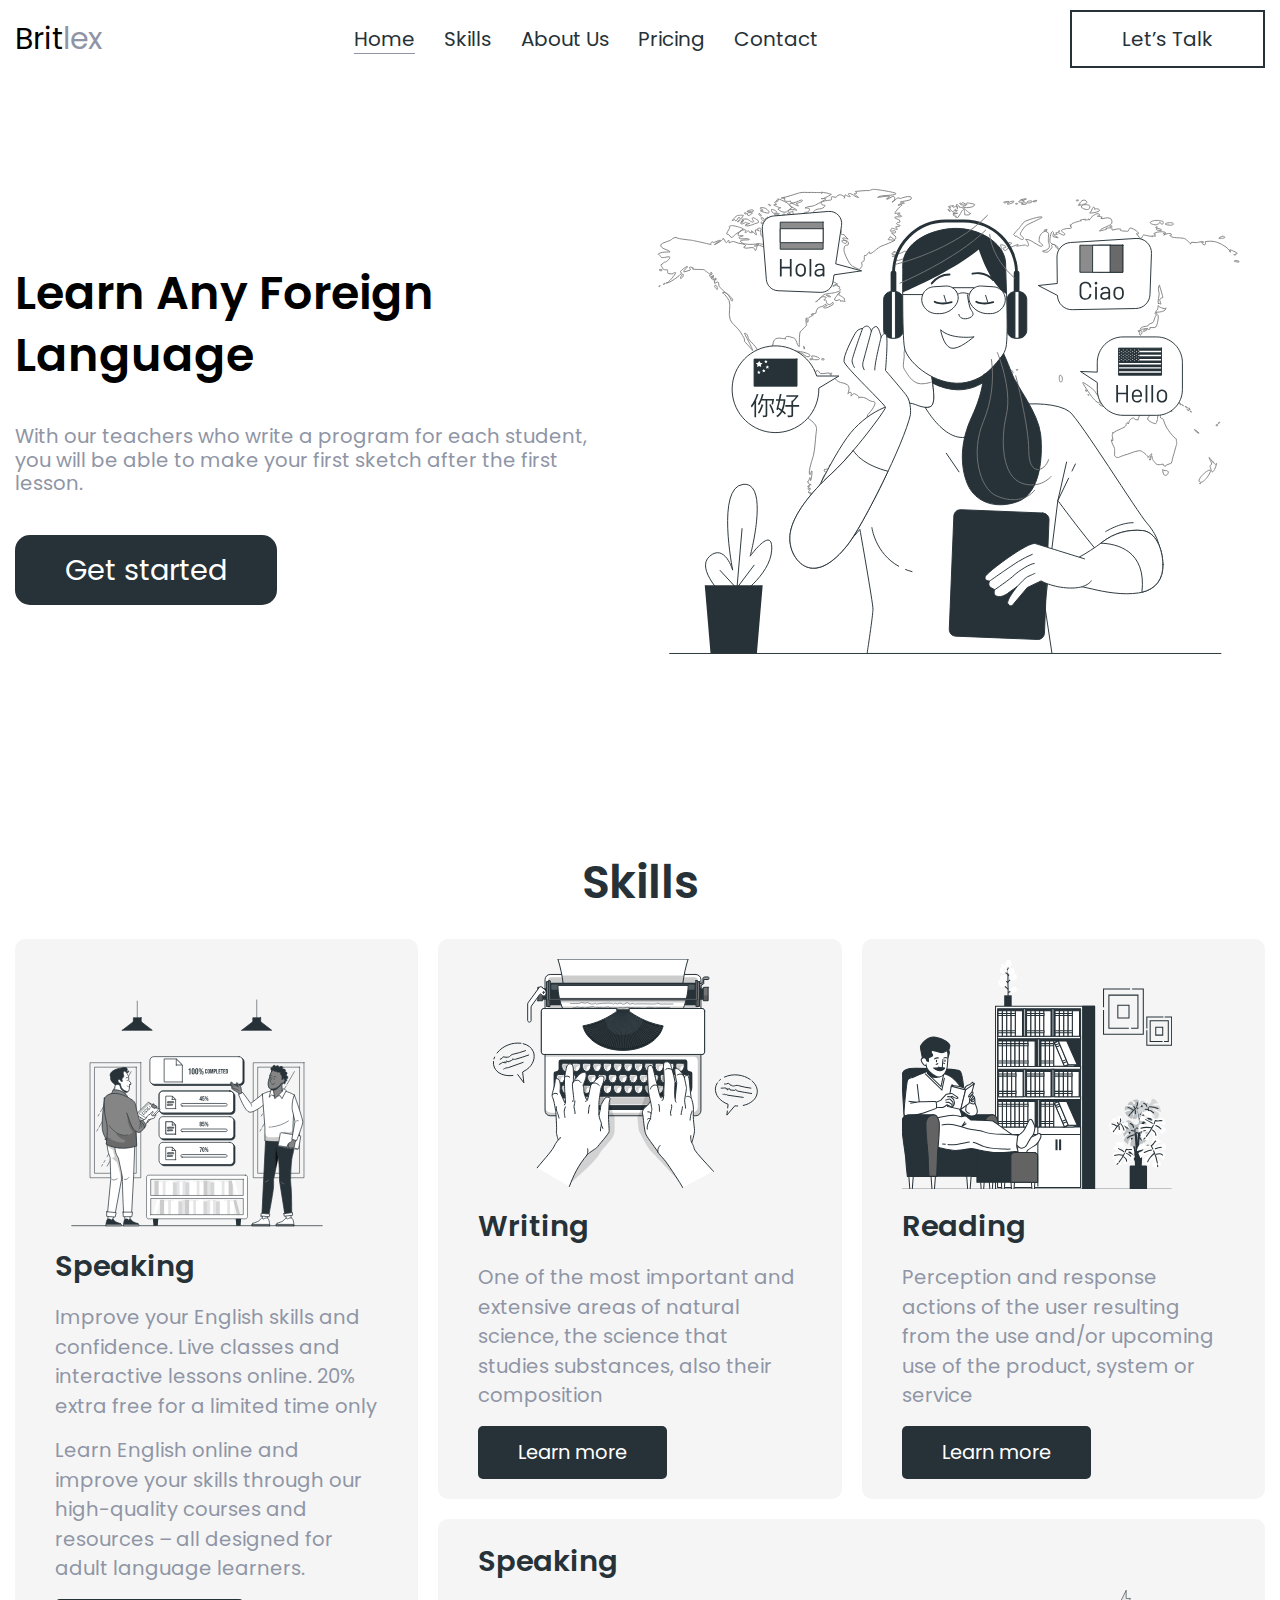
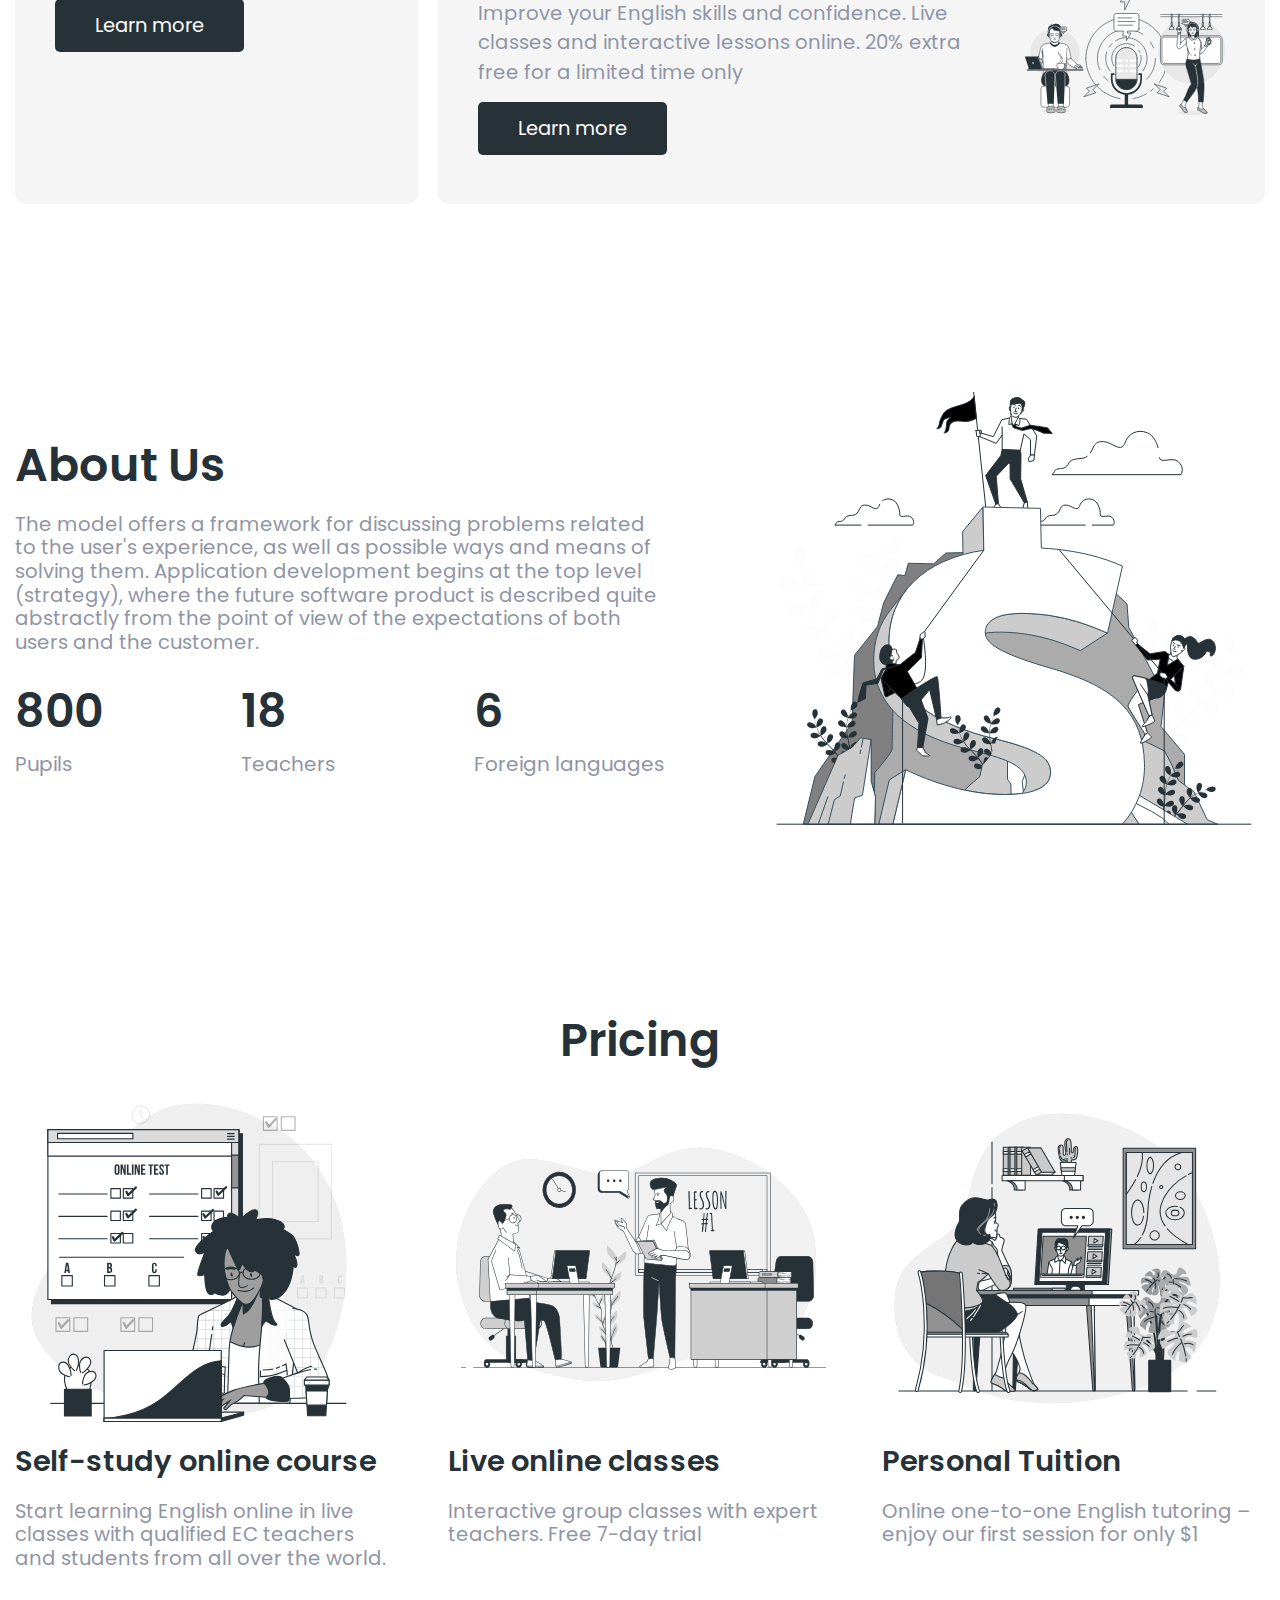
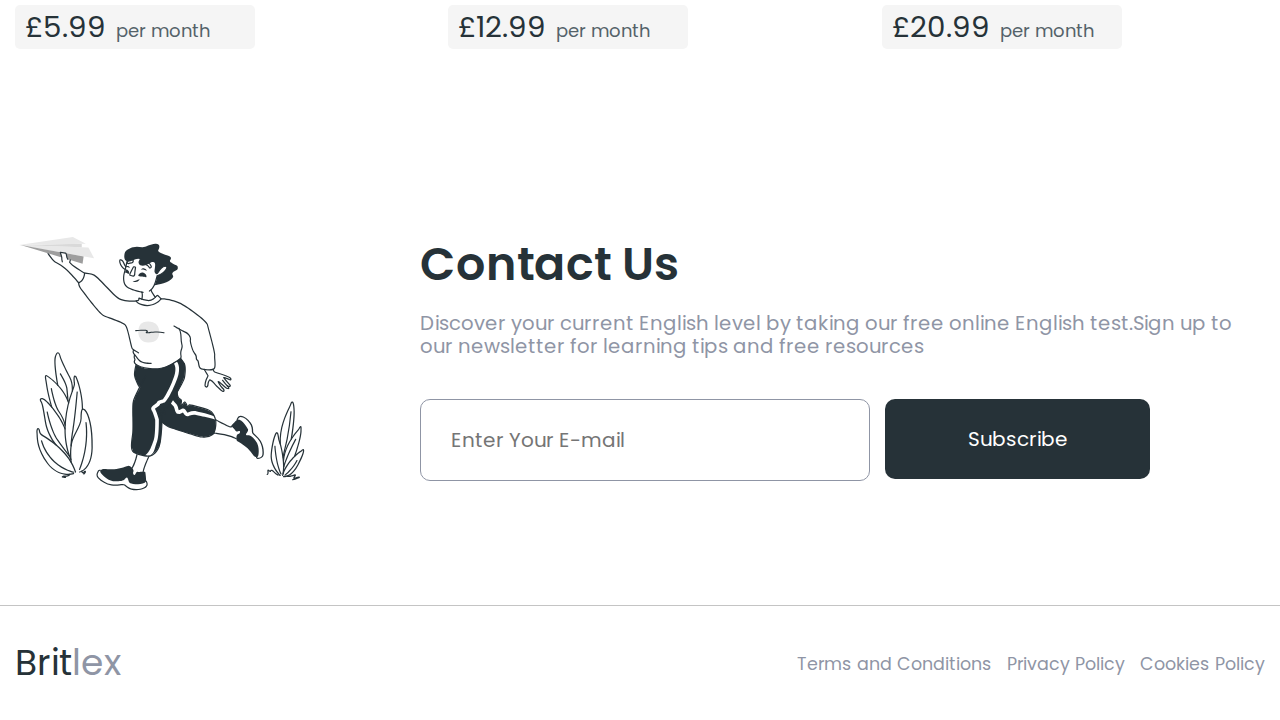
<file: index.html>
<!DOCTYPE html>
<html lang="en">

<head>
	<title>Главная</title>
	<meta charset="UTF-8">
	<meta name="format-detection" content="telephone=no">
	<!-- <style>body{opacity: 0;}</style> -->
	<link rel="stylesheet" href="css/style.min.css?_v=20220410120249">
	<link rel="shortcut icon" href="favicon.ico">
	<!-- <meta name="robots" content="noindex, nofollow"> -->
	<meta name="viewport" content="width=device-width, initial-scale=1.0">
</head>

<body>
	<div class="wrapper">
		<header class="header">
			<div class="header__container">
				<div class="header__logo">
					<span>Brit</span>lex
				</div>
				<div class="header__menu menu">
					<nav class="menu__body">
						<ul class="menu__list">
							<li class="menu__item"><a href="" data-goto="#hero" data-goto-header class="menu__link">Home</a></li>
							<li class="menu__item"><a href="" data-goto="#skills" class="menu__link">Skills</a></li>
							<li class="menu__item "><a href="" data-goto="#about" class="menu__link">About Us</a></li>
							<li class="menu__item"><a href="" data-goto="#pricing" class="menu__link">Pricing</a></li>
							<li class="menu__item"><a href="" data-goto="#contacts" class="menu__link">Contact</a></li>
						</ul>
					</nav>
				</div>
				<div class="header__buttons">
					<a href="#" class="header__button">Let’s Talk</a>
					<button type="button" class="icon-menu"><span></span></button>
				</div>
			</div>
		</header>
		<main class="page">
			<section class="hero" data-watch="navigator" data-watch-threshold="0.7" id="hero">
				<div class="hero__container">
					<div class="hero__data">
						<h1 class="hero__title">Learn Any Foreign Language</h1>
						<p class="hero__text">
							With our teachers who write a program for
							each student, you will be able to make your
							first sketch after the first lesson.
						</p>
						<a href="#" data-goto="#skills" class="hero__link">Get started</a>
					</div>
					<div class="hero__media">
						<img src="img/hero-image.svg" alt="image">
					</div>
				</div>
			</section>
			<section class="skills" data-watch="navigator" data-watch-threshold="0.7" id="skills">
				<div class="skills__container">
					<h2 class="skills__title _section-title">Skills</h2>
					<div class="skills__items">
						<div class="skills__item skills__speaking">
							<div class="skills__image">
								<img src="img/skills-1.svg" alt="image">
							</div>
							<div class="skills__data">
								<h3 class="skills__item-title">Speaking</h3>
								<p class="skills__item-text">
									Improve your English skills and confidence.
									Live classes and interactive lessons online.
									20% extra free for a limited time only
								</p>
								<p class="skills__item-text">
									Learn English online and improve your
									skills through our high-quality courses
									and resources – all designed for adult language learners.
								</p>
								<a href="#" class="skills__link">Learn more</a>
							</div>
						</div>
						<div class="skills__item skills__writing">
							<div class="skills__image">
								<img src="img/skills-2.svg" alt="image">
							</div>
							<div class="skills__data">
								<h3 class="skills__item-title">Writing</h3>
								<p class="skills__item-text">
									One of the most important and extensive
									areas of natural science, the science that
									studies substances, also their composition
								</p>
								<a href="#" class="skills__link">Learn more</a>
							</div>
						</div>
						<div class="skills__item skills__reading">
							<div class="skills__image">
								<img src="img/skills-3.svg" alt="image">
							</div>
							<div class="skills__data">
								<h3 class="skills__item-title">Reading</h3>
								<p class="skills__item-text">
									Perception and response actions of the user
									resulting from the use and/or upcoming use
									of the product, system or service
								</p>
								<a href="#" class="skills__link">Learn more</a>
							</div>
						</div>
						<div class="skills__item skills__listening">
							<div class="skills__data">
								<h3 class="skills__item-title">Speaking</h3>
								<p class="skills__item-text">
									Improve your English skills and confidence.
									Live classes and interactive lessons online.
									20% extra free for a limited time only
								</p>
								<a href="#" class="skills__link">Learn more</a>
							</div>
							<div class="skills__image">
								<img src="img/skills-4.svg" alt="image">
							</div>
						</div>
					</div>
				</div>
			</section>
			<section class="about" data-watch="navigator" data-watch-threshold="0.7" data-watch id="about">
				<div class="about__container">
					<div class="about__data">
						<h2 class="about__title _section-title">About Us</h2>
						<p class="about__text">
							The model offers a framework for discussing problems related to the user's experience, as well as possible
							ways and means of solving them. Application development begins at the top level (strategy), where the
							future software product is described quite abstractly from the point of view of the expectations of both
							users and the customer.
						</p>
						<div class="about__benefits">
							<div class="about__benefits-item">
								<div class="about__benefits-count counter" data-target="800">800</div>
								<div class="about__benefits-title">Pupils</div>
							</div>
							<div class="about__benefits-item">
								<div class="about__benefits-count counter" data-target="18">18</div>
								<div class="about__benefits-title">Teachers</div>
							</div>
							<div class="about__benefits-item">
								<div class="about__benefits-count counter" data-target="6">6</div>
								<div class="about__benefits-title">Foreign languages</div>
							</div>
						</div>
					</div>
					<div class="about__image">
						<img src="img/about-image.svg" alt="image">
					</div>
				</div>
			</section>
			<section class="pricing" data-watch="navigator" data-watch-threshold="0.7" id="pricing">
				<div class="pricing__container">
					<h2 class="pricing__title _section-title">Pricing</h2>
					<div class="pricing__items">
						<div class="pricing__item">
							<div class="pricing__item-img">
								<img src="img/pricing-1.svg" alt="image">
							</div>
							<h3 class="pricing__item-title">Self-study online course</h3>
							<p class="pricing__item-text">Start learning English online in live classes
								with qualified EC teachers and students
								from all over the world.</p>
							<div class="pricing__item-price">
								<div class="pricing__item-value">
									<span>£5.99</span>per month
								</div>
							</div>
						</div>
						<div class="pricing__item">
							<div class="pricing__item-img">
								<img src="img/pricing-2.svg" alt="image">
							</div>
							<h3 class="pricing__item-title">Live online classes</h3>
							<p class="pricing__item-text">Interactive group classes with expert
								teachers. Free 7-day trial</p>
							<div class="pricing__item-price">
								<div class="pricing__item-value">
									<span>£12.99</span>per month
								</div>
							</div>
						</div>
						<div class="pricing__item">
							<div class="pricing__item-img">
								<img src="img/pricing-3.svg" alt="image">
							</div>
							<h3 class="pricing__item-title">Personal Tuition</h3>
							<p class="pricing__item-text">Online one-to-one English tutoring – enjoy
								our first session for only $1</p>
							<div class="pricing__item-price">
								<div class="pricing__item-value">
									<span>£20.99</span>per month
								</div>
							</div>
						</div>
					</div>
				</div>
			</section>
			<section class="contacts" data-watch="navigator" data-watch-threshold="0.7" id="contacts">
				<div class="contacts__container">
					<div class="contacts__image">
						<img src="img/contacts.svg" alt="image">
					</div>
					<div class="contacts__data">
						<h2 class="contacts__title _section-title">Contact Us</h2>
						<p class="contacts__text">
							Discover your current English level by taking our free online English test.Sign up to our newsletter for
							learning tips and free resources
						</p>
						<form action="#" class="contacts__form">
							<input autocomplete="off" type="text" name="form[]" required data-error="Ошибка" placeholder="Enter Your E-mail" class="input contacts__input">
							<button type="submit" class="contacts__button">Subscribe</button>
						</form>
					</div>
				</div>
			</section>
		</main>
		<footer class="footer">
			<div class="footer__container">
				<div class="footer__logo">
					<span>Brit</span>lex
				</div>
				<ul class="footer__list">
					<li class="footer__item">
						<a href="" class="footer__link">Terms and Conditions</a>
					</li>
					<li class="footer__item">
						<a href="" class="footer__link">Privacy Policy</a>
					</li>
					<li class="footer__item">
						<a href="" class="footer__link">Cookies Policy</a>
					</li>
				</ul>
			</div>
		</footer>
	</div>
	<!-- <div id="popup" aria-hidden="true" class="popup">
	<div class="popup__wrapper">
		<div class="popup__content">
			<button data-close type="button" class="popup__close">Закрыть</button>
			<div class="popup__text">
				Text
			</div>
		</div>
	</div>
</div> -->
	<script src="js/app.min.js?_v=20220410120249"></script>
</body>

</html>
</file>
<file: css/style.min.css>
@charset "UTF-8";@import url(https://fonts.googleapis.com/css2?family=Poppins&display=swap);:root{--body-color:#FFF;--white-color:#FFF;--text-color:#8F95A5;--main-color:#263238;--black-color:#000;--gray-color:#F5F5F5}*{padding:0;margin:0;border:0}*,:after,:before{-webkit-box-sizing:border-box;box-sizing:border-box}body,html{height:100%;min-width:320px}body{color:var(--text-color);background-color:var(--body-color);line-height:1.2;font-family:Poppins;font-size:1.25rem;-ms-text-size-adjust:100%;-moz-text-size-adjust:100%;-webkit-text-size-adjust:100%;-webkit-font-smoothing:antialiased;-moz-osx-font-smoothing:grayscale}button,input,textarea{font-family:Poppins;font-size:inherit}button{cursor:pointer;color:inherit;background-color:inherit}a{color:inherit}a:link,a:visited{text-decoration:none}a:hover{text-decoration:none}ul li{list-style:none}img{vertical-align:top;max-width:100%}h1,h2,h3,h4,h5,h6{font-weight:inherit;font-size:inherit}.lock body{overflow:hidden;-ms-touch-action:none;touch-action:none}.wrapper{min-height:100%;display:-webkit-box;display:-ms-flexbox;display:flex;-webkit-box-orient:vertical;-webkit-box-direction:normal;-ms-flex-direction:column;flex-direction:column;overflow:hidden}.wrapper>main{padding-top:5.625rem;-webkit-box-flex:1;-ms-flex:1 1 auto;flex:1 1 auto}.wrapper>*{min-width:0}[class*=__container]{max-width:83.75rem;-webkit-box-sizing:content-box;box-sizing:content-box;margin:0 auto;padding:0 .9375rem}input[type=email],input[type=tel],input[type=text],textarea{-webkit-appearance:none;-moz-appearance:none;appearance:none}.input{border-radius:0;width:100%;display:block;padding:0 20px;border:1px solid #eee}textarea.input{resize:none;padding:0 0}[class*=-ibg]{position:relative}[class*=-ibg] img{position:absolute;width:100%;height:100%;top:0;left:0;-o-object-fit:cover;object-fit:cover}[class*=-ibg_contain] img{-o-object-fit:contain;object-fit:contain}input[type=email],input[type=tel],input[type=text],textarea{-webkit-appearance:none;-moz-appearance:none;appearance:none}.input{border-radius:0;width:100%;display:block;padding:0 20px;border:1px solid #eee}textarea.input{resize:none;padding:0 0}@supports (padding-top:clamp(1.875rem ,0.5416666667rem + 6.6666666667vw ,6.25rem)){section{padding-top:clamp(1.875rem ,.5416666667rem + 6.6666666667vw ,6.25rem)}}@supports not (padding-top:clamp(1.875rem ,0.5416666667rem + 6.6666666667vw ,6.25rem)){section{padding-top:calc(1.875rem + 4.375 * (100vw - 20rem)/ 65.625)}}@supports (padding-bottom:clamp(1.875rem ,0.5416666667rem + 6.6666666667vw ,6.25rem)){section{padding-bottom:clamp(1.875rem ,.5416666667rem + 6.6666666667vw ,6.25rem)}}@supports not (padding-bottom:clamp(1.875rem ,0.5416666667rem + 6.6666666667vw ,6.25rem)){section{padding-bottom:calc(1.875rem + 4.375 * (100vw - 20rem)/ 65.625)}}._section-title{font-weight:600;color:var(--main-color)}@supports (font-size:clamp(1.5rem ,1.0428571429rem + 2.2857142857vw ,3rem)){._section-title{font-size:clamp(1.5rem ,1.0428571429rem + 2.2857142857vw ,3rem)}}@supports not (font-size:clamp(1.5rem ,1.0428571429rem + 2.2857142857vw ,3rem)){._section-title{font-size:calc(1.5rem + 1.5 * (100vw - 20rem)/ 65.625)}}@supports (font-size:clamp(1rem ,0.9238095238rem + 0.380952381vw ,1.25rem)){p{font-size:clamp(1rem ,.9238095238rem + .380952381vw ,1.25rem)}}@supports not (font-size:clamp(1rem ,0.9238095238rem + 0.380952381vw ,1.25rem)){p{font-size:calc(1rem + .25 * (100vw - 20rem)/ 65.625)}}.header{position:fixed;left:0;top:0;width:100%;background-color:var(--white-color);-webkit-transition:-webkit-box-shadow .3s ease 0s;transition:-webkit-box-shadow .3s ease 0s;-o-transition:box-shadow .3s ease 0s;transition:box-shadow .3s ease 0s;transition:box-shadow .3s ease 0s,-webkit-box-shadow .3s ease 0s}.header__container{padding-top:.625rem;padding-bottom:.625rem;display:-webkit-box;display:-ms-flexbox;display:flex;-webkit-box-pack:justify;-ms-flex-pack:justify;justify-content:space-between;-webkit-box-align:center;-ms-flex-align:center;align-items:center}@supports (gap:clamp(0.3125rem ,0.1220238095rem + 0.9523809524vw ,0.9375rem)){.header__container{gap:clamp(.3125rem ,.1220238095rem + .9523809524vw ,.9375rem)}}@supports not (gap:clamp(0.3125rem ,0.1220238095rem + 0.9523809524vw ,0.9375rem)){.header__container{gap:calc(.3125rem + .625 * (100vw - 20rem)/ 65.625)}}.header__logo{font-size:1.875rem;z-index:5}.header__logo span{color:var(--black-color)}.header__buttons{z-index:5;display:-webkit-box;display:-ms-flexbox;display:flex;-webkit-box-align:center;-ms-flex-align:center;align-items:center;gap:.9375rem}.header__button{z-index:5;text-align:center;padding:.9375rem 3.125rem;border:2px solid var(--main-color);color:var(--main-color);-webkit-transition:background-color .3s ease 0s;-o-transition:background-color .3s ease 0s;transition:background-color .3s ease 0s}._header-scroll{-webkit-box-shadow:0 0 5px rgba(0,0,0,.6);box-shadow:0 0 5px rgba(0,0,0,.6)}.menu__list{display:-webkit-box;display:-ms-flexbox;display:flex;-webkit-box-align:center;-ms-flex-align:center;align-items:center}@supports (gap:clamp(0.9375rem ,0.6517857143rem + 1.4285714286vw ,1.875rem)){.menu__list{gap:clamp(.9375rem ,.6517857143rem + 1.4285714286vw ,1.875rem)}}@supports not (gap:clamp(0.9375rem ,0.6517857143rem + 1.4285714286vw ,1.875rem)){.menu__list{gap:calc(.9375rem + .9375 * (100vw - 20rem)/ 65.625)}}.menu__link{color:var(--main-color);-webkit-transition:border .3s ease 0s;-o-transition:border .3s ease 0s;transition:border .3s ease 0s;border-bottom:1px solid transparent}.menu__link._navigator-active{border-bottom:1px solid var(--text-color)}.menu-open .menu__body{left:0}.icon-menu{display:none}.footer__container{padding-top:1.875rem;padding-bottom:1.875rem;display:-webkit-box;display:-ms-flexbox;display:flex;border-top:1px solid #c4c4c4;-webkit-box-pack:justify;-ms-flex-pack:justify;justify-content:space-between;-webkit-box-align:center;-ms-flex-align:center;align-items:center;gap:.9375rem}.footer__logo{font-size:2.25rem;line-height:1.5}.footer__logo span{color:var(--main-color)}.footer__list{display:-webkit-box;display:-ms-flexbox;display:flex;-ms-flex-wrap:wrap;flex-wrap:wrap;gap:.9375rem}.footer__link{border-bottom:1px solid transparent;-webkit-transition:all .3s ease 0s;-o-transition:all .3s ease 0s;transition:all .3s ease 0s}@supports (font-size:clamp(0.75rem ,0.6357142857rem + 0.5714285714vw ,1.125rem)){.footer__link{font-size:clamp(.75rem ,.6357142857rem + .5714285714vw ,1.125rem)}}@supports not (font-size:clamp(0.75rem ,0.6357142857rem + 0.5714285714vw ,1.125rem)){.footer__link{font-size:calc(.75rem + .375 * (100vw - 20rem)/ 65.625)}}.hero__container{display:-webkit-box;display:-ms-flexbox;display:flex;-webkit-box-pack:justify;-ms-flex-pack:justify;justify-content:space-between;-webkit-box-align:center;-ms-flex-align:center;align-items:center;gap:.9375rem}.hero__data{-webkit-box-flex:0;-ms-flex:0 1 630px;flex:0 1 630px}.hero__media img{max-width:100%}.hero__title{font-weight:600;color:var(--black-color)}@supports (font-size:clamp(1.5rem ,1.0428571429rem + 2.2857142857vw ,3rem)){.hero__title{font-size:clamp(1.5rem ,1.0428571429rem + 2.2857142857vw ,3rem)}}@supports not (font-size:clamp(1.5rem ,1.0428571429rem + 2.2857142857vw ,3rem)){.hero__title{font-size:calc(1.5rem + 1.5 * (100vw - 20rem)/ 65.625)}}@supports (line-height:clamp(2.25rem ,1.7166666667rem + 2.6666666667vw ,4rem)){.hero__title{line-height:clamp(2.25rem ,1.7166666667rem + 2.6666666667vw ,4rem)}}@supports not (line-height:clamp(2.25rem ,1.7166666667rem + 2.6666666667vw ,4rem)){.hero__title{line-height:calc(2.25rem + 1.75 * (100vw - 20rem)/ 65.625)}}@supports (margin-bottom:clamp(1.25rem ,0.869047619rem + 1.9047619048vw ,2.5rem)){.hero__title{margin-bottom:clamp(1.25rem ,.869047619rem + 1.9047619048vw ,2.5rem)}}@supports not (margin-bottom:clamp(1.25rem ,0.869047619rem + 1.9047619048vw ,2.5rem)){.hero__title{margin-bottom:calc(1.25rem + 1.25 * (100vw - 20rem)/ 65.625)}}@supports (margin-bottom:clamp(1.875rem ,1.3035714286rem + 2.8571428571vw ,3.75rem)){.hero__text{margin-bottom:clamp(1.875rem ,1.3035714286rem + 2.8571428571vw ,3.75rem)}}@supports not (margin-bottom:clamp(1.875rem ,1.3035714286rem + 2.8571428571vw ,3.75rem)){.hero__text{margin-bottom:calc(1.875rem + 1.875 * (100vw - 20rem)/ 65.625)}}.hero__link{padding:.9375rem 3.125rem;color:#fff;background-color:var(--main-color);border-radius:.9375rem;-webkit-transition:background-color .2s ease 0s;-o-transition:background-color .2s ease 0s;transition:background-color .2s ease 0s}@supports (font-size:clamp(1rem ,0.7333333333rem + 1.3333333333vw ,1.875rem)){.hero__link{font-size:clamp(1rem ,.7333333333rem + 1.3333333333vw ,1.875rem)}}@supports not (font-size:clamp(1rem ,0.7333333333rem + 1.3333333333vw ,1.875rem)){.hero__link{font-size:calc(1rem + .875 * (100vw - 20rem)/ 65.625)}}.skills__title{text-align:center}@supports (margin-bottom:clamp(0.9375rem ,0.6517857143rem + 1.4285714286vw ,1.875rem)){.skills__title{margin-bottom:clamp(.9375rem ,.6517857143rem + 1.4285714286vw ,1.875rem)}}@supports not (margin-bottom:clamp(0.9375rem ,0.6517857143rem + 1.4285714286vw ,1.875rem)){.skills__title{margin-bottom:calc(.9375rem + .9375 * (100vw - 20rem)/ 65.625)}}.skills__items{display:-ms-grid;display:grid;-ms-grid-columns:(1fr)[3];grid-template-columns:repeat(3,1fr);-ms-grid-rows:1fr;grid-template-rows:1fr;gap:1.25rem}.skills__item{background-color:var(--gray-color);border-radius:.625rem;padding:1.25rem 2.5rem}.skills__image{margin-bottom:.9375rem;-webkit-box-flex:0;-ms-flex:0 0 200px;flex:0 0 200px}.skills__image img{height:14.375rem}.skills__item-title{font-weight:600;color:var(--main-color);line-height:1.5333333333;margin-bottom:.9375rem}@supports (font-size:clamp(1.125rem ,0.8964285714rem + 1.1428571429vw ,1.875rem)){.skills__item-title{font-size:clamp(1.125rem ,.8964285714rem + 1.1428571429vw ,1.875rem)}}@supports not (font-size:clamp(1.125rem ,0.8964285714rem + 1.1428571429vw ,1.875rem)){.skills__item-title{font-size:calc(1.125rem + .75 * (100vw - 20rem)/ 65.625)}}.skills__item-text{font-weight:400;line-height:1.5;margin-bottom:.9375rem}.skills__link{display:inline-block;padding:.9375rem 2.5rem;background-color:var(--main-color);border-radius:.3125rem;color:#fff;-webkit-transition:background-color .2s ease 0s;-o-transition:background-color .2s ease 0s;transition:background-color .2s ease 0s}@supports (font-size:clamp(0.875rem ,0.7607142857rem + 0.5714285714vw ,1.25rem)){.skills__link{font-size:clamp(.875rem ,.7607142857rem + .5714285714vw ,1.25rem)}}@supports not (font-size:clamp(0.875rem ,0.7607142857rem + 0.5714285714vw ,1.25rem)){.skills__link{font-size:calc(.875rem + .375 * (100vw - 20rem)/ 65.625)}}.skills__speaking{-ms-grid-row:1;-ms-grid-row-span:2;-ms-grid-column:1;-ms-grid-column-span:1;grid-area:1/1/3/2;padding-top:3.75rem}.skills__writing{-ms-grid-row:1;-ms-grid-row-span:1;-ms-grid-column:2;-ms-grid-column-span:1;grid-area:1/2/2/3}.skills__reading{-ms-grid-row:1;-ms-grid-row-span:1;-ms-grid-column:3;-ms-grid-column-span:1;grid-area:1/3/2/4}.skills__listening{-ms-grid-row:2;-ms-grid-row-span:1;-ms-grid-column:2;-ms-grid-column-span:2;grid-area:2/2/3/4;display:-webkit-box;display:-ms-flexbox;display:flex;gap:1.875rem}.about__container{display:-webkit-box;display:-ms-flexbox;display:flex;-webkit-box-pack:justify;-ms-flex-pack:justify;justify-content:space-between;-webkit-box-align:center;-ms-flex-align:center;align-items:center;gap:1.875rem}.about__data{-webkit-box-flex:0;-ms-flex:0 1 650px;flex:0 1 650px}.about__title{margin-bottom:1.25rem}.about__text{margin-bottom:1.875rem}.about__benefits{display:-webkit-box;display:-ms-flexbox;display:flex;-webkit-box-pack:justify;-ms-flex-pack:justify;justify-content:space-between;-webkit-box-align:center;-ms-flex-align:center;align-items:center}.about__benefits-count{font-weight:600;color:var(--main-color);margin-bottom:.625rem}@supports (font-size:clamp(1.5rem ,1.0428571429rem + 2.2857142857vw ,3rem)){.about__benefits-count{font-size:clamp(1.5rem ,1.0428571429rem + 2.2857142857vw ,3rem)}}@supports not (font-size:clamp(1.5rem ,1.0428571429rem + 2.2857142857vw ,3rem)){.about__benefits-count{font-size:calc(1.5rem + 1.5 * (100vw - 20rem)/ 65.625)}}.about__benefits-title{font-size:1.25rem;line-height:1.5}.pricing__title{margin-bottom:1.25rem;text-align:center}.pricing__items{display:-webkit-box;display:-ms-flexbox;display:flex;-webkit-box-pack:justify;-ms-flex-pack:justify;justify-content:space-between;gap:3.125rem}.pricing__item{-webkit-box-flex:0;-ms-flex:0 1 425px;flex:0 1 425px}.pricing__item-img img{max-width:100%;height:21.875rem}.pricing__item-title{line-height:1.6;font-weight:600;margin-bottom:.9375rem;color:var(--main-color)}@supports (font-size:clamp(1.125rem ,0.8964285714rem + 1.1428571429vw ,1.875rem)){.pricing__item-title{font-size:clamp(1.125rem ,.8964285714rem + 1.1428571429vw ,1.875rem)}}@supports not (font-size:clamp(1.125rem ,0.8964285714rem + 1.1428571429vw ,1.875rem)){.pricing__item-title{font-size:calc(1.125rem + .75 * (100vw - 20rem)/ 65.625)}}.pricing__item-text{min-height:5.625rem;margin-bottom:.9375rem}.pricing__item-price{background-color:var(--gray-color);border-radius:5px;max-width:15rem;padding:0 .625rem}.pricing__item-value{font-size:1.125rem;line-height:1.5;color:#546269}.pricing__item-value span{margin-right:.625rem;line-height:1.5;color:var(--main-color)}@supports (font-size:clamp(1.375rem ,1.2226190476rem + 0.7619047619vw ,1.875rem)){.pricing__item-value span{font-size:clamp(1.375rem ,1.2226190476rem + .7619047619vw ,1.875rem)}}@supports not (font-size:clamp(1.375rem ,1.2226190476rem + 0.7619047619vw ,1.875rem)){.pricing__item-value span{font-size:calc(1.375rem + .5 * (100vw - 20rem)/ 65.625)}}.contacts__container{display:-webkit-box;display:-ms-flexbox;display:flex;-webkit-box-pack:justify;-ms-flex-pack:justify;justify-content:space-between;gap:6.25rem}.contacts__title{margin-bottom:1.25rem}.contacts__text{margin-bottom:2.5rem}.contacts__form{display:-webkit-box;display:-ms-flexbox;display:flex;gap:.9375rem}.contacts__input{border:1px solid #8f95a5;border-radius:10px;-webkit-box-flex:0;-ms-flex:0 1 450px;flex:0 1 450px;padding:1.5625rem 1.875rem}.contacts__button{background-color:var(--main-color);-webkit-box-flex:0;-ms-flex:0 1 265px;flex:0 1 265px;height:5rem;border-radius:10px;color:#fff;-webkit-transition:background-color .2s ease 0s;-o-transition:background-color .2s ease 0s;transition:background-color .2s ease 0s}@media (max-width:75em){.skills__items{-ms-grid-columns:1fr 1fr;grid-template-columns:1fr 1fr}.skills__items .skills__item{grid-area:auto;display:-webkit-box;display:-ms-flexbox;display:flex;-webkit-box-orient:vertical;-webkit-box-direction:normal;-ms-flex-direction:column;flex-direction:column;gap:1.875rem}.skills__speaking{padding-top:.9375rem}.skills__listening .skills__image{-webkit-box-ordinal-group:0;-ms-flex-order:-1;order:-1}.skills__listening{-webkit-box-orient:vertical;-webkit-box-direction:normal;-ms-flex-direction:column;flex-direction:column}}@media (max-width:61.99875em){.pricing__items{-webkit-box-orient:vertical;-webkit-box-direction:normal;-ms-flex-direction:column;flex-direction:column;-webkit-box-align:center;-ms-flex-align:center;align-items:center;text-align:center}.pricing__item-text{min-height:auto}.pricing__item-price{margin:0 auto}.contacts__container{-webkit-box-orient:vertical;-webkit-box-direction:normal;-ms-flex-direction:column;flex-direction:column;-webkit-box-align:center;-ms-flex-align:center;align-items:center}.contacts__data{-webkit-box-ordinal-group:0;-ms-flex-order:-1;order:-1}}@media (max-width:47.99875em){.header__container::before{content:"";position:fixed;width:100%;height:65px;top:0;left:0;-webkit-transition:left .3s ease 0s;-o-transition:left .3s ease 0s;transition:left .3s ease 0s;background-color:var(--white-color);z-index:2}.header__button{padding:.625rem 1.25rem}.menu__body{position:fixed;width:100%;height:100%;overflow:auto;left:-100%;top:0;background-color:var(--white-color);-webkit-transition:left .3s ease 0s;-o-transition:left .3s ease 0s;transition:left .3s ease 0s;padding:7.5rem .9375rem 1.875rem .9375rem}.menu__list{-webkit-box-orient:vertical;-webkit-box-direction:normal;-ms-flex-direction:column;flex-direction:column}.menu__item:not(:last-child){margin-bottom:1.875rem}.menu__link{border-bottom:1px solid var(--text-color);font-size:1.625rem}.icon-menu{display:block;position:relative;width:1.875rem;height:1.125rem;cursor:pointer;z-index:5}.icon-menu span,.icon-menu::after,.icon-menu::before{content:"";-webkit-transition:all .3s ease 0s;-o-transition:all .3s ease 0s;transition:all .3s ease 0s;right:0;position:absolute;width:100%;height:.125rem;background-color:#000}.icon-menu::before{top:0}.icon-menu::after{bottom:0}.icon-menu span{top:calc(50% - .0625rem)}.menu-open .icon-menu span{width:0}.menu-open .icon-menu::before{top:calc(50% - .0625rem);-webkit-transform:rotate(-45deg);-ms-transform:rotate(-45deg);transform:rotate(-45deg)}.menu-open .icon-menu::after{bottom:calc(50% - .0625rem);-webkit-transform:rotate(45deg);-ms-transform:rotate(45deg);transform:rotate(45deg)}.hero__container{-webkit-box-orient:vertical;-webkit-box-direction:normal;-ms-flex-direction:column;flex-direction:column}.hero__data{-webkit-box-flex:0;-ms-flex:0 0 auto;flex:0 0 auto;text-align:center}.hero__media{-webkit-box-ordinal-group:0;-ms-flex-order:-1;order:-1;margin-bottom:.9375rem}.skills__items{-ms-grid-columns:1fr;grid-template-columns:1fr;gap:.9375rem}.skills__item{-webkit-box-align:center;-ms-flex-align:center;align-items:center;padding:.9375rem 1.875rem}.skills__image{margin-bottom:0}.about__container{-webkit-box-orient:vertical;-webkit-box-direction:normal;-ms-flex-direction:column;flex-direction:column}.about__data{-webkit-box-flex:1;-ms-flex:1 1 auto;flex:1 1 auto}.pricing__item-img img{height:auto}}@media (max-width:29.99875em){.footer__list{-webkit-box-orient:vertical;-webkit-box-direction:normal;-ms-flex-direction:column;flex-direction:column}.about__benefits{-webkit-box-orient:vertical;-webkit-box-direction:normal;-ms-flex-direction:column;flex-direction:column;-webkit-box-align:center;-ms-flex-align:center;align-items:center;text-align:center;gap:1.875rem;margin-bottom:1.875rem}.contacts__form{-webkit-box-orient:vertical;-webkit-box-direction:normal;-ms-flex-direction:column;flex-direction:column}.contacts__input{-webkit-box-flex:1;-ms-flex:1 1 auto;flex:1 1 auto}.contacts__button{-webkit-box-flex:1;-ms-flex:1 1 auto;flex:1 1 auto}}@media (any-hover:hover){.header__button:hover{background-color:var(--main-color);color:#fff}.menu__link:hover{border-bottom:1px solid var(--main-color)}.footer__link:hover{color:var(--main-color);border-bottom:1px solid var(--main-color)}.hero__link:hover{background-color:rgba(38,50,56,.9)}.skills__link:hover{background-color:rgba(38,50,56,.9)}.contacts__button:hover{background-color:rgba(38,50,56,.9)}}
</file>
